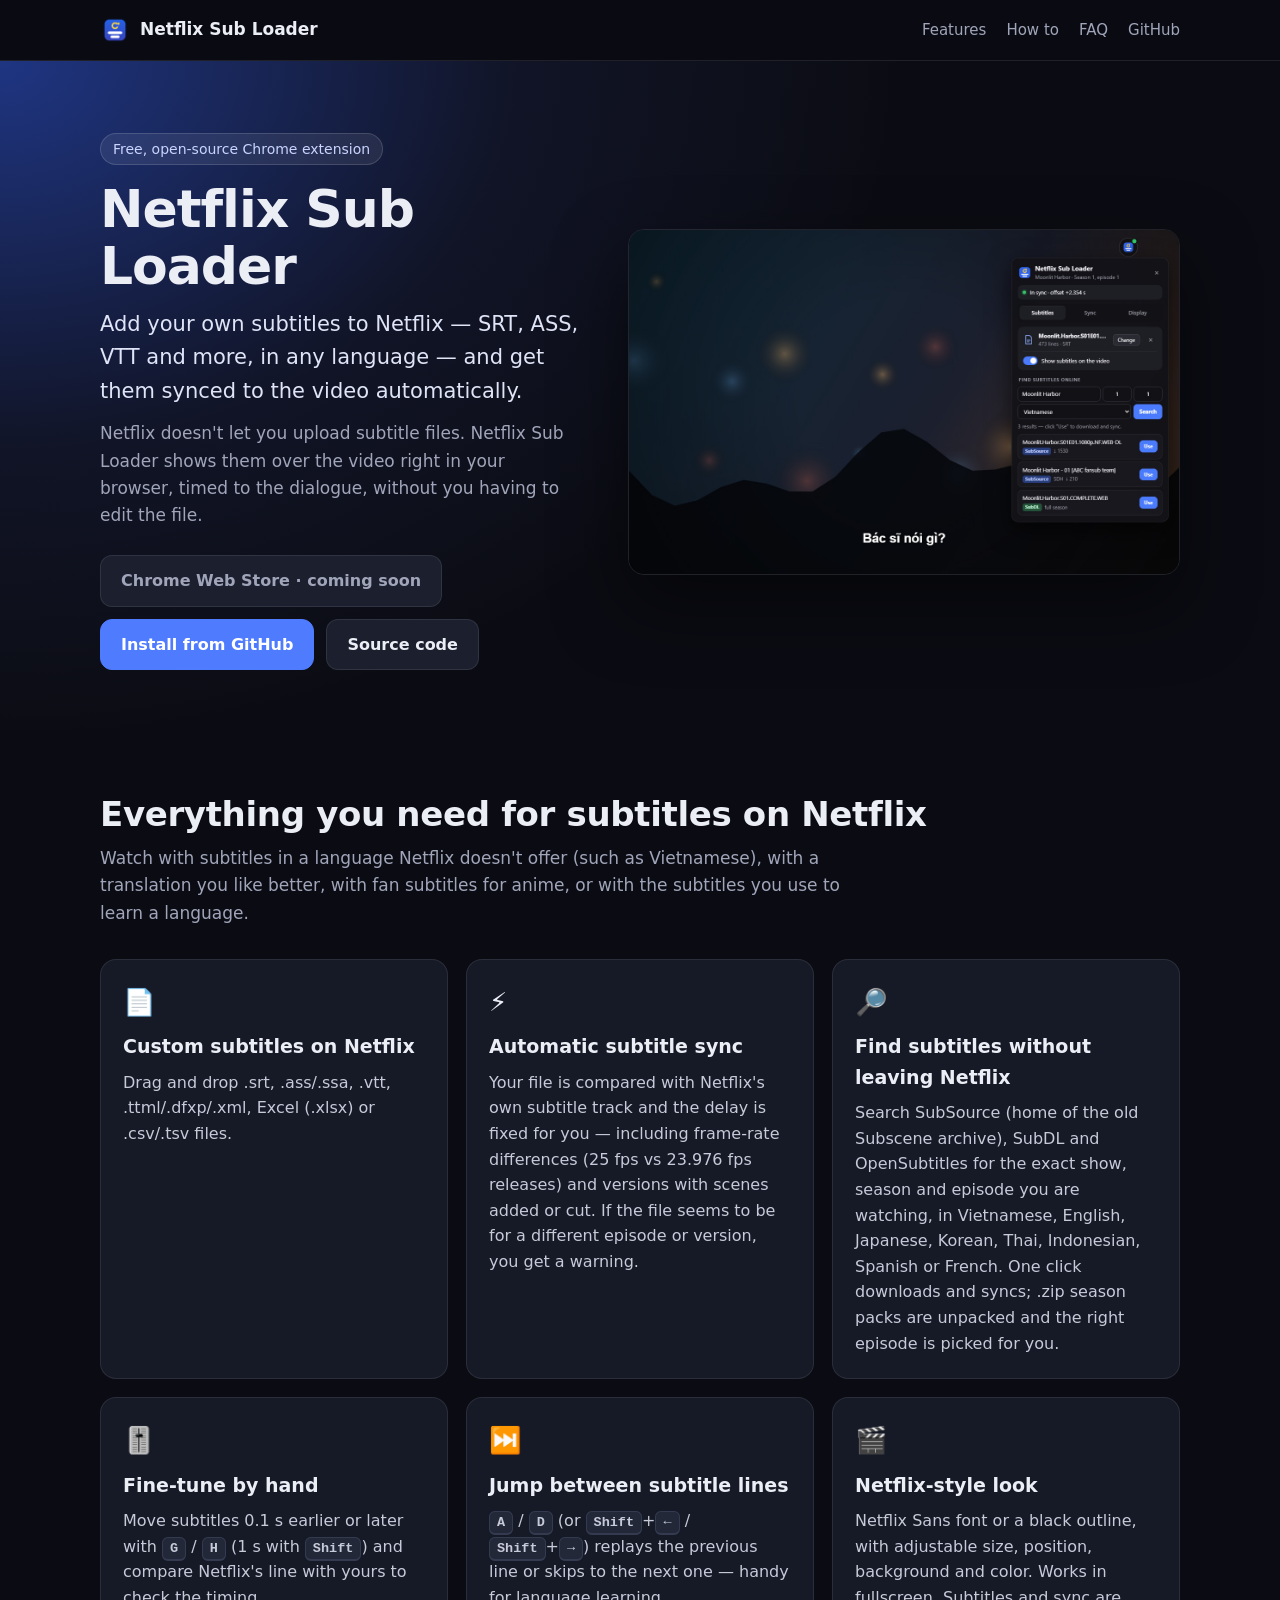
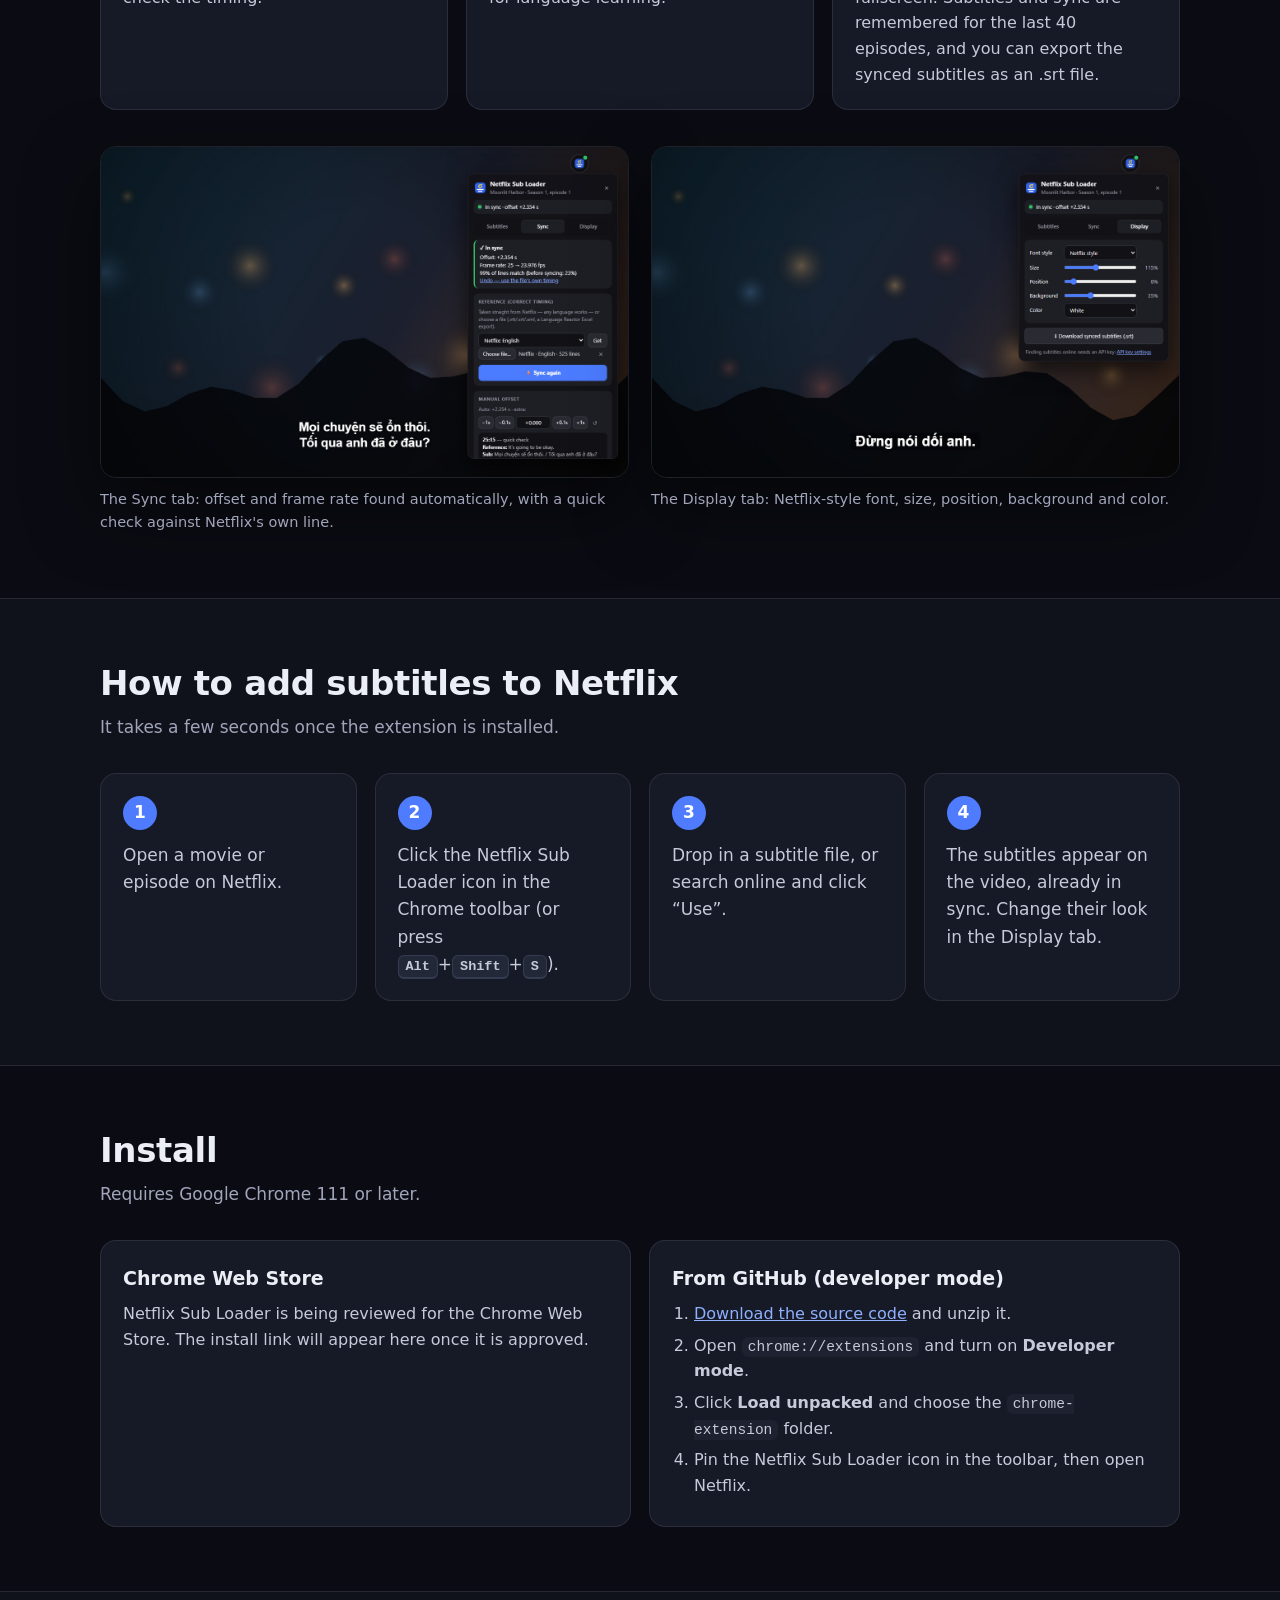
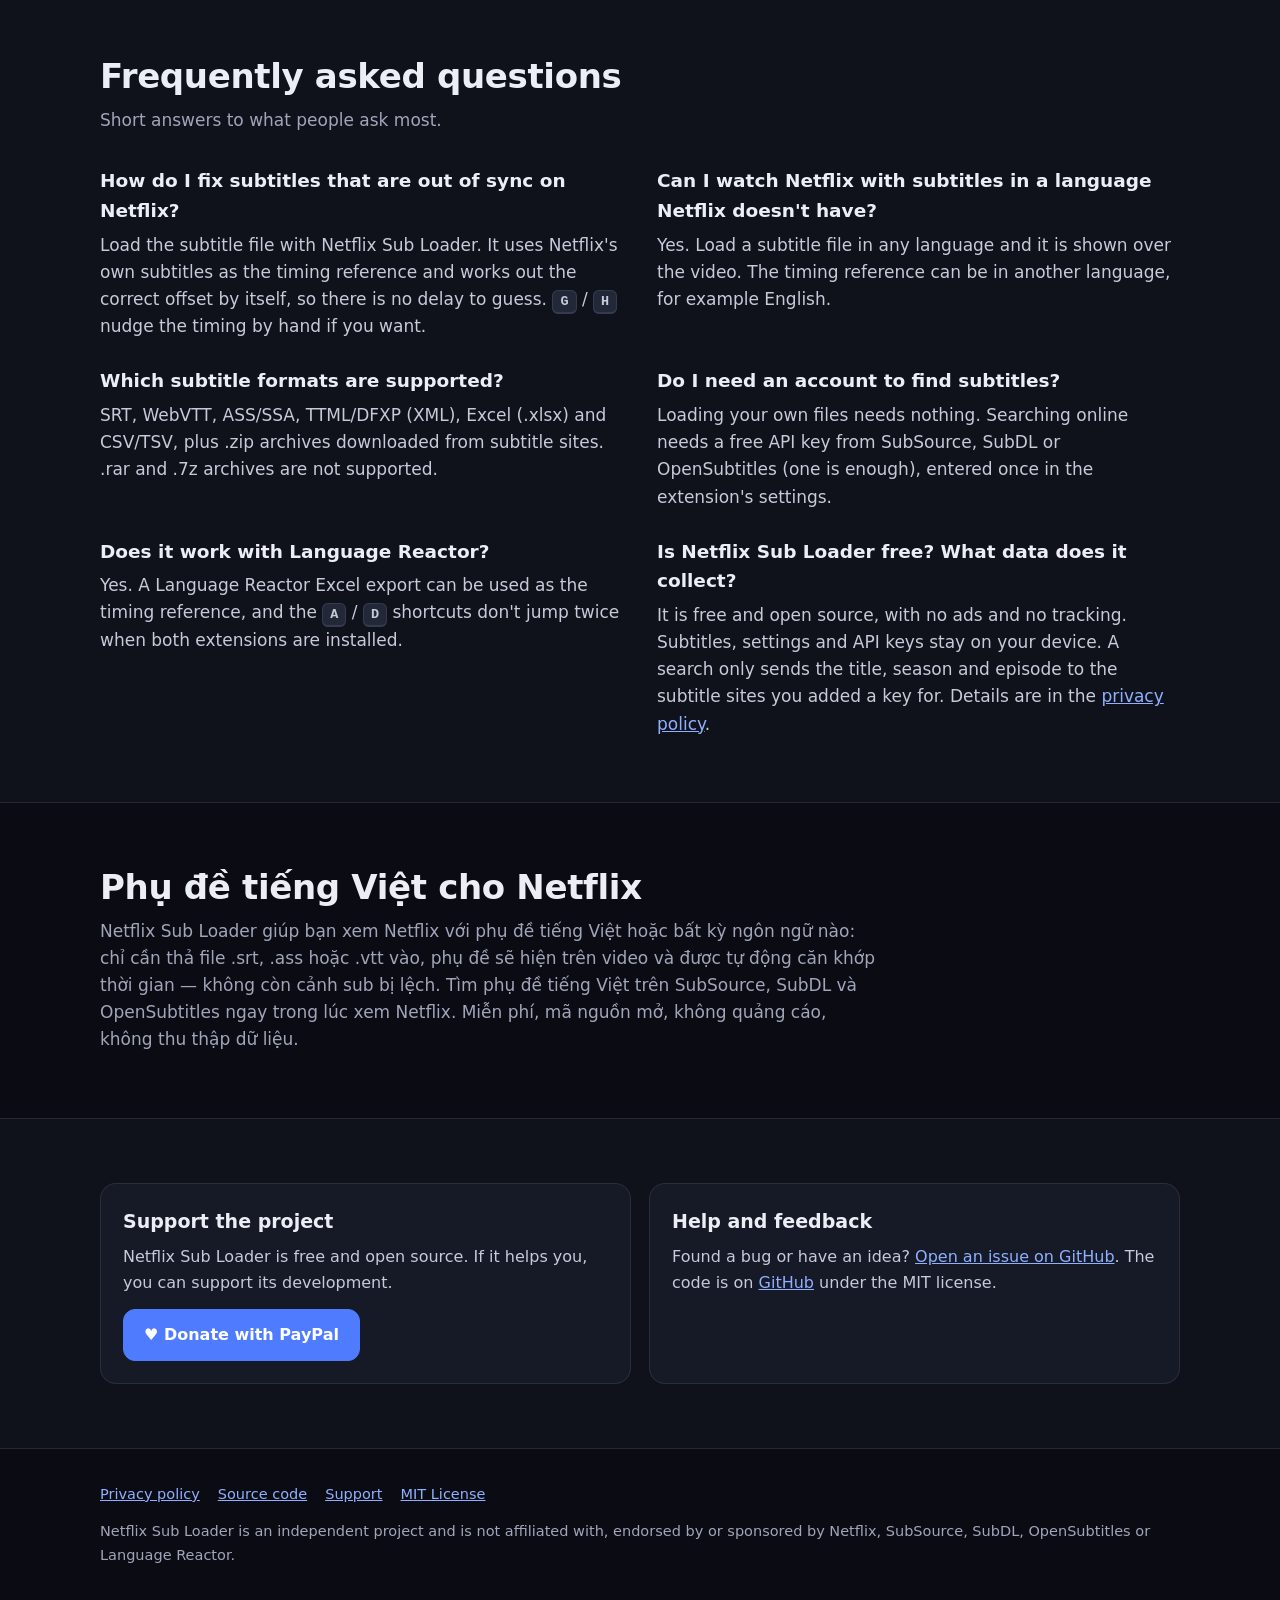
<file: docs/index.html>
<!doctype html>
<html lang="en">
<head>
<meta charset="utf-8">
<meta name="viewport" content="width=device-width, initial-scale=1">
<title>Netflix Sub Loader – Add your own subtitles to Netflix, synced automatically</title>
<meta name="description" content="Free, open-source Chrome extension that adds your own SRT, ASS or VTT subtitles to Netflix in any language and syncs them automatically. Find subtitles on SubSource, SubDL and OpenSubtitles.">
<link rel="canonical" href="https://meiskwan.github.io/netflix-sub-loader/">
<link rel="icon" type="image/png" sizes="32x32" href="assets/icon32.png">
<link rel="apple-touch-icon" href="assets/icon128.png">
<meta name="theme-color" content="#0b0c13">
<meta property="og:type" content="website">
<meta property="og:site_name" content="Netflix Sub Loader">
<meta property="og:title" content="Netflix Sub Loader – your own subtitles on Netflix, synced automatically">
<meta property="og:description" content="Free Chrome extension: load SRT, ASS or VTT subtitles in any language on Netflix, synced to the video automatically, or find them on SubSource, SubDL and OpenSubtitles.">
<meta property="og:url" content="https://meiskwan.github.io/netflix-sub-loader/">
<meta property="og:image" content="https://meiskwan.github.io/netflix-sub-loader/assets/marquee-1400x560.jpg">
<meta property="og:image:width" content="1400">
<meta property="og:image:height" content="560">
<meta property="og:image:alt" content="Netflix Sub Loader – your own subtitles on Netflix, synced automatically">
<meta name="twitter:card" content="summary_large_image">
<script type="application/ld+json">
{
  "@context": "https://schema.org",
  "@graph": [
    {
      "@type": "SoftwareApplication",
      "@id": "https://meiskwan.github.io/netflix-sub-loader/#app",
      "name": "Netflix Sub Loader",
      "description": "Free, open-source Chrome extension that adds your own subtitles (SRT, ASS, VTT and more, in any language) to Netflix and syncs them to the video automatically. It can also find subtitles on SubSource, SubDL and OpenSubtitles.",
      "applicationCategory": "BrowserApplication",
      "applicationSubCategory": "Chrome extension",
      "operatingSystem": "Windows, macOS, Linux, ChromeOS",
      "softwareRequirements": "Google Chrome 111 or later",
      "softwareVersion": "1.0",
      "url": "https://meiskwan.github.io/netflix-sub-loader/",
      "image": "https://meiskwan.github.io/netflix-sub-loader/assets/marquee-1400x560.jpg",
      "screenshot": [
        "https://meiskwan.github.io/netflix-sub-loader/assets/screenshot-find.jpg",
        "https://meiskwan.github.io/netflix-sub-loader/assets/screenshot-sync.jpg",
        "https://meiskwan.github.io/netflix-sub-loader/assets/screenshot-display.jpg"
      ],
      "downloadUrl": "https://github.com/meIsKwan/netflix-sub-loader/archive/refs/heads/main.zip",
      "license": "https://opensource.org/licenses/MIT",
      "isAccessibleForFree": true,
      "offers": { "@type": "Offer", "price": "0", "priceCurrency": "USD" },
      "featureList": [
        "Load SRT, ASS/SSA, WebVTT, TTML/DFXP, Excel and CSV subtitles on Netflix",
        "Automatic subtitle sync against Netflix's own subtitle track, including frame-rate and cut differences",
        "Subtitle search on SubSource, SubDL and OpenSubtitles",
        "Previous / next subtitle line with A / D",
        "Netflix-style subtitle display with adjustable size, position, background and color",
        "Export synced subtitles as SRT"
      ],
      "author": { "@type": "Person", "name": "meIsKwan", "url": "https://github.com/meIsKwan" },
      "sameAs": ["https://github.com/meIsKwan/netflix-sub-loader"]
    },
    {
      "@type": "FAQPage",
      "mainEntity": [
        {
          "@type": "Question",
          "name": "How do I fix subtitles that are out of sync on Netflix?",
          "acceptedAnswer": { "@type": "Answer", "text": "Load the subtitle file with Netflix Sub Loader. It uses Netflix's own subtitles as the timing reference and works out the correct offset by itself, so there is no delay to guess. G / H nudge the timing by hand if you want." }
        },
        {
          "@type": "Question",
          "name": "Can I watch Netflix with subtitles in a language Netflix doesn't have?",
          "acceptedAnswer": { "@type": "Answer", "text": "Yes. Load a subtitle file in any language and it is shown over the video. The timing reference can be in another language, for example English." }
        },
        {
          "@type": "Question",
          "name": "Which subtitle formats are supported?",
          "acceptedAnswer": { "@type": "Answer", "text": "SRT, WebVTT, ASS/SSA, TTML/DFXP (XML), Excel (.xlsx) and CSV/TSV, plus .zip archives downloaded from subtitle sites. .rar and .7z archives are not supported." }
        },
        {
          "@type": "Question",
          "name": "Do I need an account to find subtitles?",
          "acceptedAnswer": { "@type": "Answer", "text": "Loading your own files needs nothing. Searching online needs a free API key from SubSource, SubDL or OpenSubtitles (one is enough), entered once in the extension's settings." }
        },
        {
          "@type": "Question",
          "name": "Does it work with Language Reactor?",
          "acceptedAnswer": { "@type": "Answer", "text": "Yes. A Language Reactor Excel export can be used as the timing reference, and the A / D shortcuts don't jump twice when both extensions are installed." }
        },
        {
          "@type": "Question",
          "name": "Is Netflix Sub Loader free? What data does it collect?",
          "acceptedAnswer": { "@type": "Answer", "text": "It is free and open source, with no ads and no tracking. Subtitles, settings and API keys stay on your device. A search only sends the title, season and episode to the subtitle sites you added a key for." }
        }
      ]
    }
  ]
}
</script>
<style>
  :root {
    --bg: #0b0c13; --bg2: #10121b; --card: #161926; --line: rgba(255, 255, 255, 0.09);
    --text: #eceef6; --soft: #c6cad9; --muted: #a0a5ba; --accent: #4f7cff; --link: #8fb0ff;
    color-scheme: dark;
  }
  * { box-sizing: border-box; }
  html { scroll-behavior: smooth; }
  body { margin: 0; background: var(--bg); color: var(--text); font: 17px/1.6 "Segoe UI", system-ui, -apple-system, Roboto, "Helvetica Neue", Arial, sans-serif; }
  a { color: var(--link); }
  img { max-width: 100%; }
  .wrap { max-width: 1120px; margin: 0 auto; padding: 0 20px; }

  .top { position: sticky; top: 0; z-index: 5; background: rgba(11, 12, 19, 0.86); backdrop-filter: blur(10px); border-bottom: 1px solid var(--line); }
  .top .wrap { display: flex; align-items: center; gap: 18px; height: 60px; }
  .brand { display: flex; align-items: center; gap: 10px; color: var(--text); text-decoration: none; font-weight: 700; white-space: nowrap; }
  .brand img { width: 30px; height: 30px; }
  .top nav { margin-left: auto; display: flex; gap: 20px; }
  .top nav a { color: var(--muted); text-decoration: none; font-size: 15px; }
  .top nav a:hover { color: var(--text); }

  .hero { padding: 72px 0 60px; background: radial-gradient(90% 130% at 0% 0%, rgba(47, 87, 222, 0.55) 0%, rgba(22, 27, 54, 0.55) 45%, rgba(11, 12, 19, 0) 78%); }
  .hero .wrap { display: grid; grid-template-columns: 1fr 1.15fr; gap: 48px; align-items: center; }
  .kicker { display: inline-block; font-size: 14px; color: #c9d4ff; background: rgba(255, 255, 255, 0.08); border: 1px solid rgba(255, 255, 255, 0.14); padding: 4px 12px; border-radius: 999px; }
  h1 { font-size: 52px; line-height: 1.08; margin: 16px 0 14px; letter-spacing: -0.02em; }
  .lead { font-size: 21px; color: #dfe4f7; margin: 0 0 12px; }
  .more { color: var(--muted); margin: 0 0 26px; }
  .buttons { display: flex; flex-wrap: wrap; gap: 12px; }
  .btn { display: inline-flex; align-items: center; gap: 8px; padding: 12px 20px; border-radius: 12px; font-weight: 600; font-size: 16px; text-decoration: none; color: var(--text); background: #1b1f2e; border: 1px solid var(--line); }
  .btn:hover { border-color: rgba(255, 255, 255, 0.25); }
  .btn.primary { background: var(--accent); border-color: var(--accent); color: #fff; }
  .btn.soon { color: var(--muted); cursor: default; }
  .shot { display: block; width: 100%; height: auto; border-radius: 16px; border: 1px solid var(--line); box-shadow: 0 30px 70px rgba(0, 0, 0, 0.5); }

  section { padding: 64px 0; }
  section.alt { background: var(--bg2); border-top: 1px solid var(--line); border-bottom: 1px solid var(--line); }
  h2 { font-size: 34px; line-height: 1.2; margin: 0 0 10px; letter-spacing: -0.01em; }
  .intro { color: var(--muted); margin: 0 0 32px; max-width: 780px; }
  .grid { display: grid; grid-template-columns: repeat(auto-fit, minmax(300px, 1fr)); gap: 18px; }
  .card { background: var(--card); border: 1px solid var(--line); border-radius: 16px; padding: 22px; }
  .card h3 { margin: 0 0 8px; font-size: 19px; }
  .card p, .card li { margin: 0; color: var(--soft); font-size: 16px; }
  .icon { display: block; font-size: 26px; margin-bottom: 8px; }
  .gallery { display: grid; grid-template-columns: 1fr 1fr; gap: 22px; margin-top: 36px; }
  figure { margin: 0; }
  figcaption { color: var(--muted); font-size: 14.5px; margin-top: 10px; }

  ol.steps { list-style: none; counter-reset: step; padding: 0; margin: 0; display: grid; grid-template-columns: repeat(auto-fit, minmax(230px, 1fr)); gap: 18px; }
  ol.steps li { counter-increment: step; background: var(--card); border: 1px solid var(--line); border-radius: 16px; padding: 22px; color: var(--soft); }
  ol.steps li::before { content: counter(step); display: grid; place-items: center; width: 34px; height: 34px; border-radius: 50%; background: var(--accent); color: #fff; font-weight: 700; margin-bottom: 12px; }
  .two { display: grid; grid-template-columns: 1fr 1fr; gap: 18px; }
  .card ol { margin: 8px 0 0; padding-left: 22px; }
  .card ol li { margin-bottom: 6px; }
  .faq { display: grid; grid-template-columns: 1fr 1fr; gap: 26px 34px; }
  .faq h3 { font-size: 18.5px; margin: 0 0 6px; }
  .faq p { margin: 0; color: var(--soft); }
  kbd { font: 600 13.5px/1 ui-monospace, Consolas, monospace; background: #232838; border: 1px solid #343a4f; border-bottom-width: 2px; border-radius: 6px; padding: 3px 7px; white-space: nowrap; }
  code { font: 14.5px ui-monospace, Consolas, monospace; background: #1d2130; padding: 2px 6px; border-radius: 6px; }
  footer { padding: 34px 0 48px; color: var(--muted); font-size: 14.5px; }
  footer .links { display: flex; flex-wrap: wrap; gap: 8px 18px; margin-bottom: 10px; }

  @media (max-width: 900px) {
    .hero .wrap, .gallery, .two, .faq { grid-template-columns: 1fr; }
    .hero { padding: 44px 0 40px; }
    h1 { font-size: 40px; }
    h2 { font-size: 28px; }
    .top nav a.wide { display: none; }
  }
</style>
</head>
<body>
<header class="top">
  <div class="wrap">
    <a class="brand" href="./"><img src="assets/icon128.png" alt="" width="30" height="30">Netflix Sub Loader</a>
    <nav>
      <a class="wide" href="#features">Features</a>
      <a class="wide" href="#how">How to</a>
      <a class="wide" href="#faq">FAQ</a>
      <a href="https://github.com/meIsKwan/netflix-sub-loader">GitHub</a>
    </nav>
  </div>
</header>

<main>
  <section class="hero">
    <div class="wrap">
      <div>
        <span class="kicker">Free, open-source Chrome extension</span>
        <h1>Netflix Sub Loader</h1>
        <p class="lead">Add your own subtitles to Netflix — SRT, ASS, VTT and more, in any language — and get them synced to the video automatically.</p>
        <p class="more">Netflix doesn't let you upload subtitle files. Netflix Sub Loader shows them over the video right in your browser, timed to the dialogue, without you having to edit the file.</p>
        <div class="buttons">
          <!-- After Chrome Web Store approval, replace this span with:
               <a class="btn primary" href="https://chromewebstore.google.com/detail/...">Add to Chrome</a> -->
          <span class="btn soon" title="Under review">Chrome Web Store · coming soon</span>
          <a class="btn primary" href="#install">Install from GitHub</a>
          <a class="btn" href="https://github.com/meIsKwan/netflix-sub-loader">Source code</a>
        </div>
      </div>
      <img class="shot" src="assets/screenshot-find.jpg" width="1280" height="800"
           alt="Netflix Sub Loader panel on a Netflix video, searching SubSource and SubDL for Vietnamese subtitles of the episode being watched">
    </div>
  </section>

  <section id="features">
    <div class="wrap">
      <h2>Everything you need for subtitles on Netflix</h2>
      <p class="intro">Watch with subtitles in a language Netflix doesn't offer (such as Vietnamese), with a translation you like better, with fan subtitles for anime, or with the subtitles you use to learn a language.</p>
      <div class="grid">
        <div class="card"><span class="icon" aria-hidden="true">📄</span><h3>Custom subtitles on Netflix</h3><p>Drag and drop .srt, .ass/.ssa, .vtt, .ttml/.dfxp/.xml, Excel (.xlsx) or .csv/.tsv files.</p></div>
        <div class="card"><span class="icon" aria-hidden="true">⚡</span><h3>Automatic subtitle sync</h3><p>Your file is compared with Netflix's own subtitle track and the delay is fixed for you — including frame-rate differences (25 fps vs 23.976 fps releases) and versions with scenes added or cut. If the file seems to be for a different episode or version, you get a warning.</p></div>
        <div class="card"><span class="icon" aria-hidden="true">🔎</span><h3>Find subtitles without leaving Netflix</h3><p>Search SubSource (home of the old Subscene archive), SubDL and OpenSubtitles for the exact show, season and episode you are watching, in Vietnamese, English, Japanese, Korean, Thai, Indonesian, Spanish or French. One click downloads and syncs; .zip season packs are unpacked and the right episode is picked for you.</p></div>
        <div class="card"><span class="icon" aria-hidden="true">🎚️</span><h3>Fine-tune by hand</h3><p>Move subtitles 0.1 s earlier or later with <kbd>G</kbd> / <kbd>H</kbd> (1 s with <kbd>Shift</kbd>) and compare Netflix's line with yours to check the timing.</p></div>
        <div class="card"><span class="icon" aria-hidden="true">⏭️</span><h3>Jump between subtitle lines</h3><p><kbd>A</kbd> / <kbd>D</kbd> (or <kbd>Shift</kbd>+<kbd>←</kbd> / <kbd>Shift</kbd>+<kbd>→</kbd>) replays the previous line or skips to the next one — handy for language learning.</p></div>
        <div class="card"><span class="icon" aria-hidden="true">🎬</span><h3>Netflix-style look</h3><p>Netflix Sans font or a black outline, with adjustable size, position, background and color. Works in fullscreen. Subtitles and sync are remembered for the last 40 episodes, and you can export the synced subtitles as an .srt file.</p></div>
      </div>
      <div class="gallery">
        <figure>
          <img class="shot" src="assets/screenshot-sync.jpg" width="1280" height="800" loading="lazy"
               alt="Sync tab of Netflix Sub Loader showing an offset of +2.354 seconds and a frame-rate change from 25 to 23.976 fps found automatically">
          <figcaption>The Sync tab: offset and frame rate found automatically, with a quick check against Netflix's own line.</figcaption>
        </figure>
        <figure>
          <img class="shot" src="assets/screenshot-display.jpg" width="1280" height="800" loading="lazy"
               alt="Display tab of Netflix Sub Loader with font style, size, position, background and color settings">
          <figcaption>The Display tab: Netflix-style font, size, position, background and color.</figcaption>
        </figure>
      </div>
    </div>
  </section>

  <section id="how" class="alt">
    <div class="wrap">
      <h2>How to add subtitles to Netflix</h2>
      <p class="intro">It takes a few seconds once the extension is installed.</p>
      <ol class="steps">
        <li>Open a movie or episode on Netflix.</li>
        <li>Click the Netflix Sub Loader icon in the Chrome toolbar (or press <kbd>Alt</kbd>+<kbd>Shift</kbd>+<kbd>S</kbd>).</li>
        <li>Drop in a subtitle file, or search online and click “Use”.</li>
        <li>The subtitles appear on the video, already in sync. Change their look in the Display tab.</li>
      </ol>
    </div>
  </section>

  <section id="install">
    <div class="wrap">
      <h2>Install</h2>
      <p class="intro">Requires Google Chrome 111 or later.</p>
      <div class="two">
        <div class="card">
          <h3>Chrome Web Store</h3>
          <p>Netflix Sub Loader is being reviewed for the Chrome Web Store. The install link will appear here once it is approved.</p>
        </div>
        <div class="card">
          <h3>From GitHub (developer mode)</h3>
          <ol>
            <li><a href="https://github.com/meIsKwan/netflix-sub-loader/archive/refs/heads/main.zip">Download the source code</a> and unzip it.</li>
            <li>Open <code>chrome://extensions</code> and turn on <b>Developer mode</b>.</li>
            <li>Click <b>Load unpacked</b> and choose the <code>chrome-extension</code> folder.</li>
            <li>Pin the Netflix Sub Loader icon in the toolbar, then open Netflix.</li>
          </ol>
        </div>
      </div>
    </div>
  </section>

  <section id="faq" class="alt">
    <div class="wrap">
      <h2>Frequently asked questions</h2>
      <p class="intro">Short answers to what people ask most.</p>
      <div class="faq">
        <div><h3>How do I fix subtitles that are out of sync on Netflix?</h3><p>Load the subtitle file with Netflix Sub Loader. It uses Netflix's own subtitles as the timing reference and works out the correct offset by itself, so there is no delay to guess. <kbd>G</kbd> / <kbd>H</kbd> nudge the timing by hand if you want.</p></div>
        <div><h3>Can I watch Netflix with subtitles in a language Netflix doesn't have?</h3><p>Yes. Load a subtitle file in any language and it is shown over the video. The timing reference can be in another language, for example English.</p></div>
        <div><h3>Which subtitle formats are supported?</h3><p>SRT, WebVTT, ASS/SSA, TTML/DFXP (XML), Excel (.xlsx) and CSV/TSV, plus .zip archives downloaded from subtitle sites. .rar and .7z archives are not supported.</p></div>
        <div><h3>Do I need an account to find subtitles?</h3><p>Loading your own files needs nothing. Searching online needs a free API key from SubSource, SubDL or OpenSubtitles (one is enough), entered once in the extension's settings.</p></div>
        <div><h3>Does it work with Language Reactor?</h3><p>Yes. A Language Reactor Excel export can be used as the timing reference, and the <kbd>A</kbd> / <kbd>D</kbd> shortcuts don't jump twice when both extensions are installed.</p></div>
        <div><h3>Is Netflix Sub Loader free? What data does it collect?</h3><p>It is free and open source, with no ads and no tracking. Subtitles, settings and API keys stay on your device. A search only sends the title, season and episode to the subtitle sites you added a key for. Details are in the <a href="privacy-policy.html">privacy policy</a>.</p></div>
      </div>
    </div>
  </section>

  <section id="tieng-viet" lang="vi">
    <div class="wrap">
      <h2>Phụ đề tiếng Việt cho Netflix</h2>
      <p class="intro" style="margin-bottom:0">Netflix Sub Loader giúp bạn xem Netflix với phụ đề tiếng Việt hoặc bất kỳ ngôn ngữ nào: chỉ cần thả file .srt, .ass hoặc .vtt vào, phụ đề sẽ hiện trên video và được tự động căn khớp thời gian — không còn cảnh sub bị lệch. Tìm phụ đề tiếng Việt trên SubSource, SubDL và OpenSubtitles ngay trong lúc xem Netflix. Miễn phí, mã nguồn mở, không quảng cáo, không thu thập dữ liệu.</p>
    </div>
  </section>

  <section id="support" class="alt">
    <div class="wrap two">
      <div class="card">
        <h3>Support the project</h3>
        <p>Netflix Sub Loader is free and open source. If it helps you, you can support its development.</p>
        <p style="margin-top:14px"><a class="btn primary" href="https://www.paypal.com/paypalme/meiskwan" rel="noopener">♥ Donate with PayPal</a></p>
      </div>
      <div class="card">
        <h3>Help and feedback</h3>
        <p>Found a bug or have an idea? <a href="https://github.com/meIsKwan/netflix-sub-loader/issues">Open an issue on GitHub</a>. The code is on <a href="https://github.com/meIsKwan/netflix-sub-loader">GitHub</a> under the MIT license.</p>
      </div>
    </div>
  </section>
</main>

<footer>
  <div class="wrap">
    <div class="links">
      <a href="privacy-policy.html">Privacy policy</a>
      <a href="https://github.com/meIsKwan/netflix-sub-loader">Source code</a>
      <a href="https://github.com/meIsKwan/netflix-sub-loader/issues">Support</a>
      <a href="https://github.com/meIsKwan/netflix-sub-loader/blob/main/LICENSE">MIT License</a>
    </div>
    <p>Netflix Sub Loader is an independent project and is not affiliated with, endorsed by or sponsored by Netflix, SubSource, SubDL, OpenSubtitles or Language Reactor.</p>
  </div>
</footer>
</body>
</html>
</file>
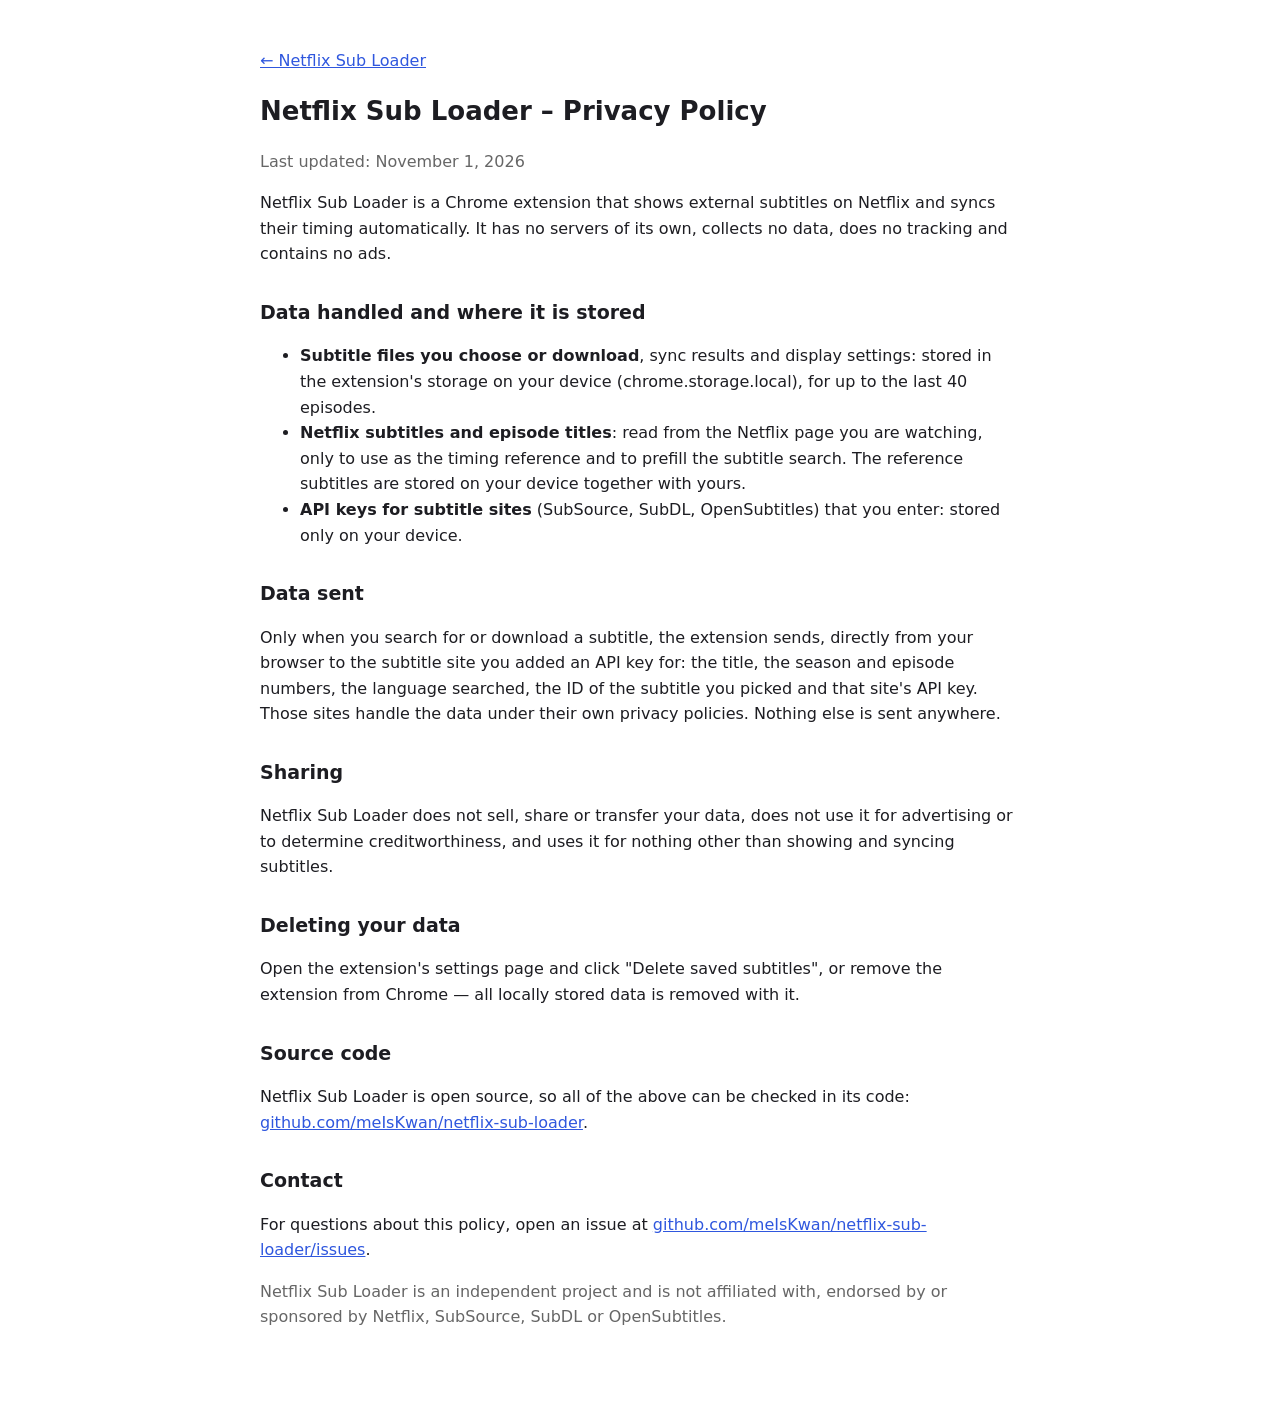
<file: docs/privacy-policy.html>
<!doctype html>
<html lang="en">
<head>
<meta charset="utf-8">
<meta name="viewport" content="width=device-width, initial-scale=1">
<title>Privacy Policy – Netflix Sub Loader</title>
<meta name="description" content="Netflix Sub Loader collects no data: subtitles, settings and API keys stay on your device. What is stored, what is sent and how to delete it.">
<link rel="canonical" href="https://meiskwan.github.io/netflix-sub-loader/privacy-policy.html">
<link rel="icon" type="image/png" sizes="32x32" href="assets/icon32.png">
<style>
  body { max-width: 760px; margin: 0 auto; padding: 32px 20px 60px; font: 16px/1.6 system-ui, "Segoe UI", Roboto, Arial, sans-serif; color: #1d1d22; background: #fff; }
  h1 { font-size: 26px; margin-bottom: 4px; }
  h2 { font-size: 19px; margin-top: 30px; }
  .muted { color: #666; }
  a { color: #2f57de; }
  @media (prefers-color-scheme: dark) { body { background: #131318; color: #ececf1; } .muted { color: #9b9ba8; } a { color: #86a6ff; } }
</style>
</head>
<body>
<p><a href="./">← Netflix Sub Loader</a></p>
<h1>Netflix Sub Loader – Privacy Policy</h1>
<p class="muted">Last updated: November 1, 2026</p>

<p>Netflix Sub Loader is a Chrome extension that shows external subtitles on Netflix and syncs their timing automatically.
It has no servers of its own, collects no data, does no tracking and contains no ads.</p>

<h2>Data handled and where it is stored</h2>
<ul>
  <li><b>Subtitle files you choose or download</b>, sync results and display settings: stored in the extension's storage on your device (chrome.storage.local), for up to the last 40 episodes.</li>
  <li><b>Netflix subtitles and episode titles</b>: read from the Netflix page you are watching, only to use as the timing reference and to prefill the subtitle search. The reference subtitles are stored on your device together with yours.</li>
  <li><b>API keys for subtitle sites</b> (SubSource, SubDL, OpenSubtitles) that you enter: stored only on your device.</li>
</ul>

<h2>Data sent</h2>
<p>Only when you search for or download a subtitle, the extension sends, directly from your browser to the subtitle site you added an API key for:
the title, the season and episode numbers, the language searched, the ID of the subtitle you picked and that site's API key. Those sites handle the data
under their own privacy policies. Nothing else is sent anywhere.</p>

<h2>Sharing</h2>
<p>Netflix Sub Loader does not sell, share or transfer your data, does not use it for advertising or to determine creditworthiness, and uses it for
nothing other than showing and syncing subtitles.</p>

<h2>Deleting your data</h2>
<p>Open the extension's settings page and click "Delete saved subtitles", or remove the extension from Chrome — all locally stored data is removed with it.</p>

<h2>Source code</h2>
<p>Netflix Sub Loader is open source, so all of the above can be checked in its code:
<a href="https://github.com/meIsKwan/netflix-sub-loader">github.com/meIsKwan/netflix-sub-loader</a>.</p>

<h2>Contact</h2>
<p>For questions about this policy, open an issue at
<a href="https://github.com/meIsKwan/netflix-sub-loader/issues">github.com/meIsKwan/netflix-sub-loader/issues</a>.</p>

<p class="muted">Netflix Sub Loader is an independent project and is not affiliated with, endorsed by or sponsored by Netflix, SubSource, SubDL or OpenSubtitles.</p>
</body>
</html>
</file>
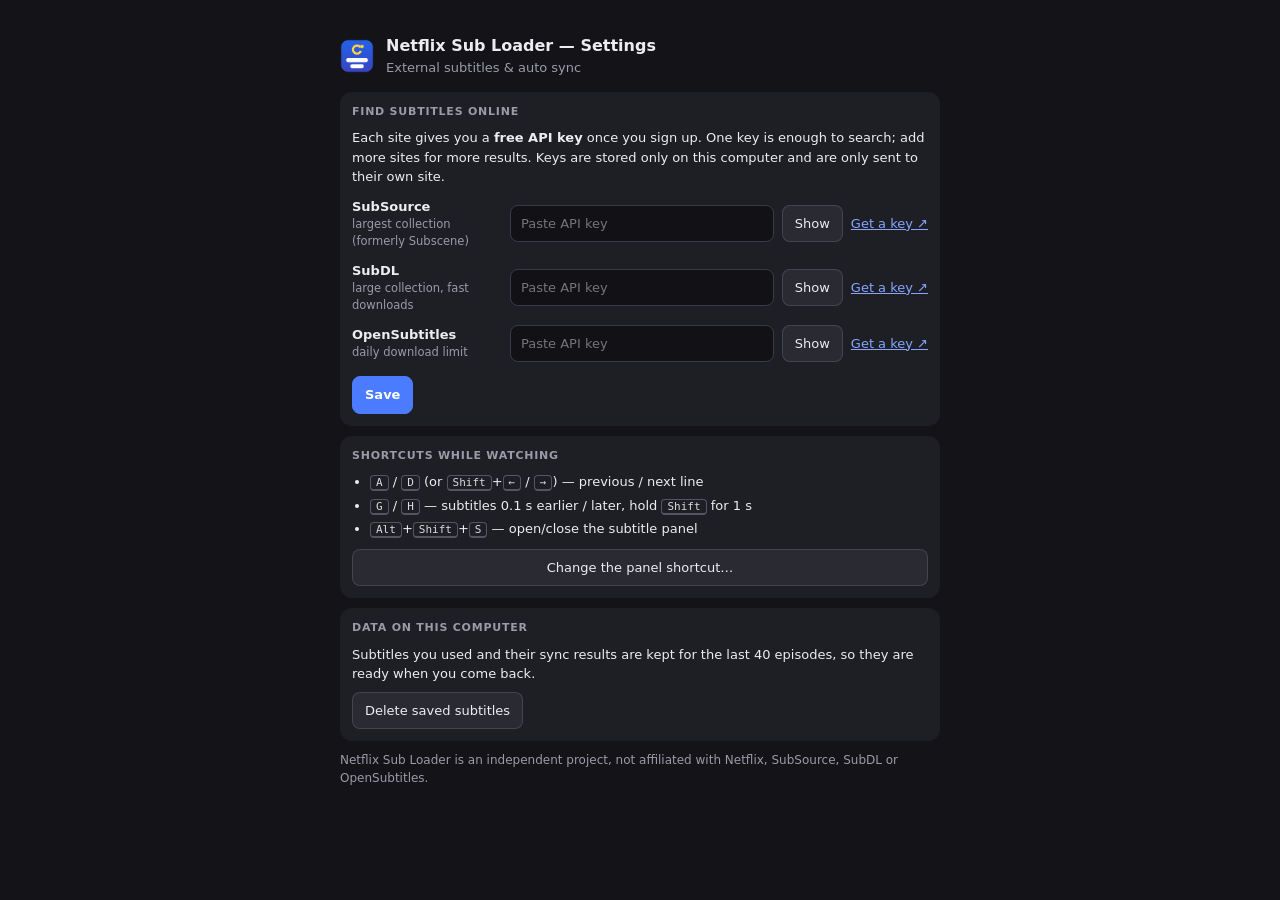
<file: chrome-extension/pages/options.html>
<!doctype html>
<html lang="en">
<head>
<meta charset="utf-8">
<title>Netflix Sub Loader – Settings</title>
<link rel="stylesheet" href="pages.css">
<style>
  main { max-width: 640px; margin: 0 auto; padding: 16px 20px 40px; }
  .top { padding: 18px 0 4px; }
  .site { display: grid; grid-template-columns: 150px 1fr auto auto; gap: 8px; align-items: center; margin-top: 10px; }
  .site label { font-weight: 600; }
  .site label small { display: block; font-weight: 400; color: var(--muted); font-size: 11.5px; }
  .actions { display: flex; align-items: center; gap: 12px; margin-top: 14px; }
  #saved { color: var(--good); }
  ul { margin: 0; padding-left: 18px; }
  li + li { margin-top: 4px; }
  a.button { display: inline-block; text-decoration: none; color: #fff; background: var(--accent); border-radius: 8px; padding: 8px 14px; font-weight: 600; }
  a.button:hover { background: var(--accent-hi); }
  @media (max-width: 560px) { .site { grid-template-columns: 1fr auto auto; } .site label { grid-column: 1 / -1; } }
</style>
</head>
<body>
<main>
  <header class="top">
    <img src="../icons/icon48.png" alt="">
    <div><h1>Netflix Sub Loader — Settings</h1><p class="muted">External subtitles &amp; auto sync</p></div>
  </header>

  <section class="card">
    <h2>Find subtitles online</h2>
    <p>Each site gives you a <b>free API key</b> once you sign up. One key is enough to search; add more sites for more results.
      Keys are stored only on this computer and are only sent to their own site.</p>
    <div id="sites"></div>
    <div class="actions">
      <button class="primary" id="save">Save</button>
      <span id="saved"></span>
    </div>
  </section>

  <section class="card">
    <h2>Shortcuts while watching</h2>
    <ul>
      <li><kbd>A</kbd> / <kbd>D</kbd> (or <kbd>Shift</kbd>+<kbd>←</kbd> / <kbd>→</kbd>) — previous / next line</li>
      <li><kbd>G</kbd> / <kbd>H</kbd> — subtitles 0.1 s earlier / later, hold <kbd>Shift</kbd> for 1 s</li>
      <li><kbd>Alt</kbd>+<kbd>Shift</kbd>+<kbd>S</kbd> — open/close the subtitle panel</li>
    </ul>
    <button class="wide" id="shortcuts">Change the panel shortcut…</button>
  </section>

  <section class="card">
    <h2>Data on this computer</h2>
    <p>Subtitles you used and their sync results are kept for the last 40 episodes, so they are ready when you come back.</p>
    <button id="clear">Delete saved subtitles</button> <span id="cleared" class="muted"></span>
  </section>

  <section class="card" id="support" hidden>
    <h2>Support</h2>
    <p>Netflix Sub Loader is free. If it helps you, you can support its development:</p>
    <a class="button" id="donate" target="_blank" rel="noopener noreferrer">♥ Donate with PayPal</a>
  </section>

  <p class="muted small">Netflix Sub Loader is an independent project, not affiliated with Netflix, SubSource, SubDL or OpenSubtitles.</p>
</main>
<script src="../src/config.js"></script>
<script src="../src/providers.js"></script>
<script src="options.js"></script>
</body>
</html>
</file>
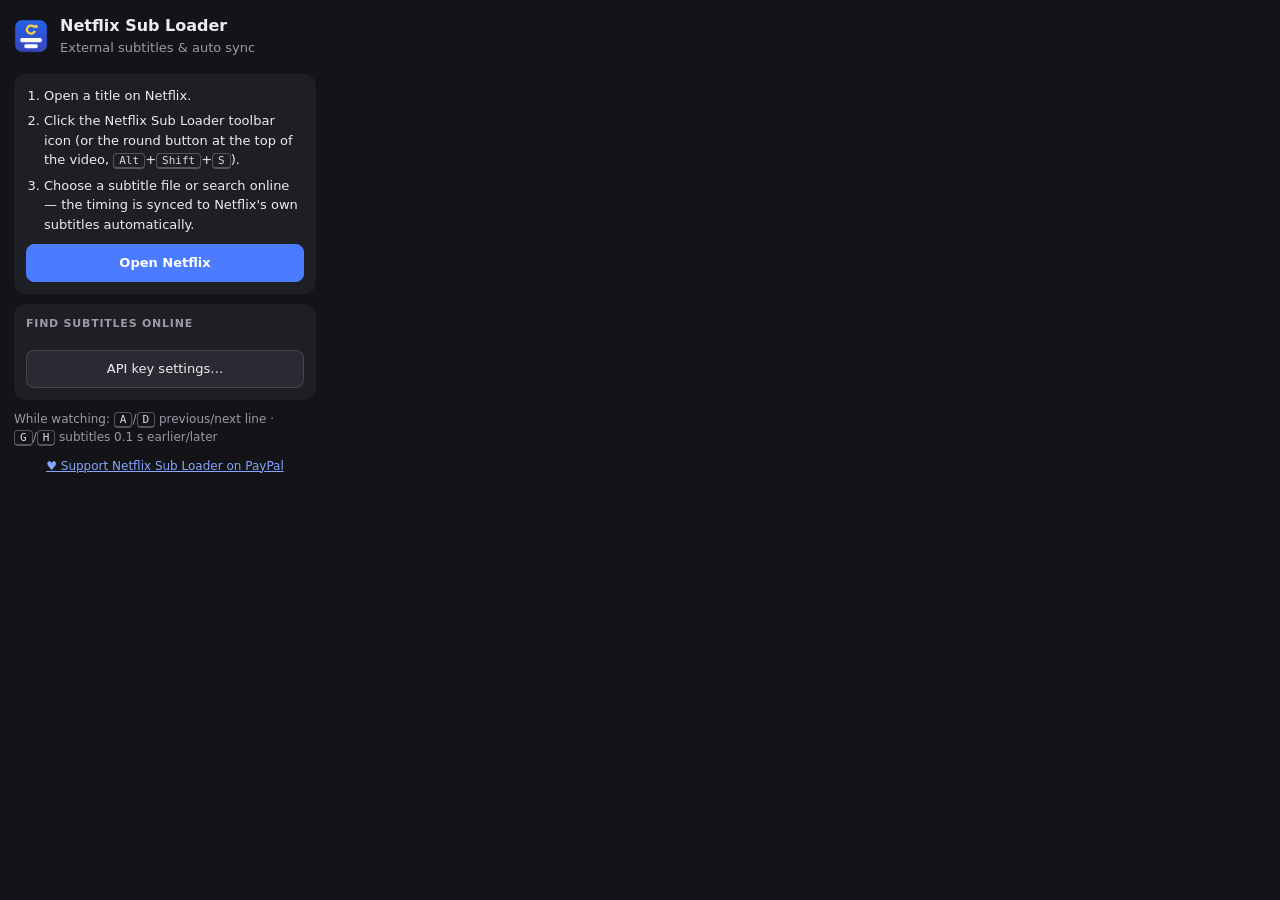
<file: chrome-extension/pages/popup.html>
<!doctype html>
<html lang="en">
<head>
<meta charset="utf-8">
<title>Netflix Sub Loader</title>
<link rel="stylesheet" href="pages.css">
<style>
  body { width: 330px; }
  main { padding: 0 14px 14px; }
  ol { margin: 0; padding-left: 18px; }
  li + li { margin-top: 6px; }
  .sites div { display: flex; justify-content: space-between; padding: 3px 0; }
  .sites .ok { color: var(--good); }
  .sites .no { color: var(--muted); }
  .donate { display: block; margin-top: 10px; text-align: center; }
</style>
</head>
<body>
<header class="top">
  <img src="../icons/icon48.png" alt="">
  <div><h1>Netflix Sub Loader</h1><p class="muted">External subtitles &amp; auto sync</p></div>
</header>
<main>
  <section class="card" id="on-netflix" hidden>
    <button class="primary wide" id="toggle">Open the subtitle panel on this page</button>
  </section>
  <section class="card">
    <ol>
      <li>Open a title on Netflix.</li>
      <li>Click the Netflix Sub Loader toolbar icon (or the round button at the top of the video, <kbd>Alt</kbd>+<kbd>Shift</kbd>+<kbd>S</kbd>).</li>
      <li>Choose a subtitle file or search online — the timing is synced to Netflix's own subtitles automatically.</li>
    </ol>
    <button class="primary wide" id="open-netflix">Open Netflix</button>
  </section>
  <section class="card">
    <h2>Find subtitles online</h2>
    <div class="sites" id="sites"></div>
    <button class="wide" id="options">API key settings…</button>
  </section>
  <p class="muted small">While watching: <kbd>A</kbd>/<kbd>D</kbd> previous/next line · <kbd>G</kbd>/<kbd>H</kbd> subtitles 0.1 s earlier/later</p>
  <a class="donate small" id="donate" target="_blank" rel="noopener noreferrer" hidden>♥ Support Netflix Sub Loader on PayPal</a>
</main>
<script src="../src/config.js"></script>
<script src="../src/providers.js"></script>
<script src="popup.js"></script>
</body>
</html>
</file>
<file: chrome-extension/pages/pages.css>
/* Netflix Sub Loader - shared look of the popup and the settings page. */
:root {
  color-scheme: dark;
  --bg: #131318;
  --card: #1e1e25;
  --field: #111116;
  --line: rgba(255, 255, 255, 0.1);
  --text: #ececf1;
  --muted: #9b9ba8;
  --accent: #4b7bff;
  --accent-hi: #6b93ff;
  --good: #35c46a;
}
* { box-sizing: border-box; }
body {
  margin: 0;
  background: var(--bg);
  color: var(--text);
  font: 13px/1.5 "Segoe UI", system-ui, Roboto, "Helvetica Neue", Arial, sans-serif;
}
h1 { margin: 0; font-size: 16px; }
h2 { margin: 0 0 8px; font-size: 11px; letter-spacing: 0.07em; text-transform: uppercase; color: var(--muted); }
p { margin: 0 0 8px; }
a { color: #86a6ff; }
.muted { color: var(--muted); margin: 0; }
.small { font-size: 12px; margin-top: 10px; }
.top { display: flex; align-items: center; gap: 12px; padding: 14px 14px 6px; }
.top img { width: 34px; height: 34px; }
.card { background: var(--card); border-radius: 12px; padding: 12px; margin-top: 10px; }
button {
  font: inherit; color: inherit; background: #2a2a32; border: 1px solid rgba(255, 255, 255, 0.12);
  border-radius: 8px; padding: 8px 12px; cursor: pointer;
}
button:hover { background: #34343d; }
button.primary { background: var(--accent); border-color: var(--accent); color: #fff; font-weight: 600; }
button.primary:hover { background: var(--accent-hi); }
button.wide { width: 100%; margin-top: 10px; }
input {
  font: inherit; color: var(--text); background: var(--field); border: 1px solid #3a3a44;
  border-radius: 8px; padding: 8px 10px; min-width: 0;
}
button:focus-visible, input:focus-visible { outline: 2px solid var(--accent-hi); outline-offset: 1px; }
kbd {
  padding: 0 5px; border: 1px solid #55555f; border-bottom-width: 2px; border-radius: 4px;
  font-size: 11px; line-height: 1.5; color: #ddd;
}
</file>
